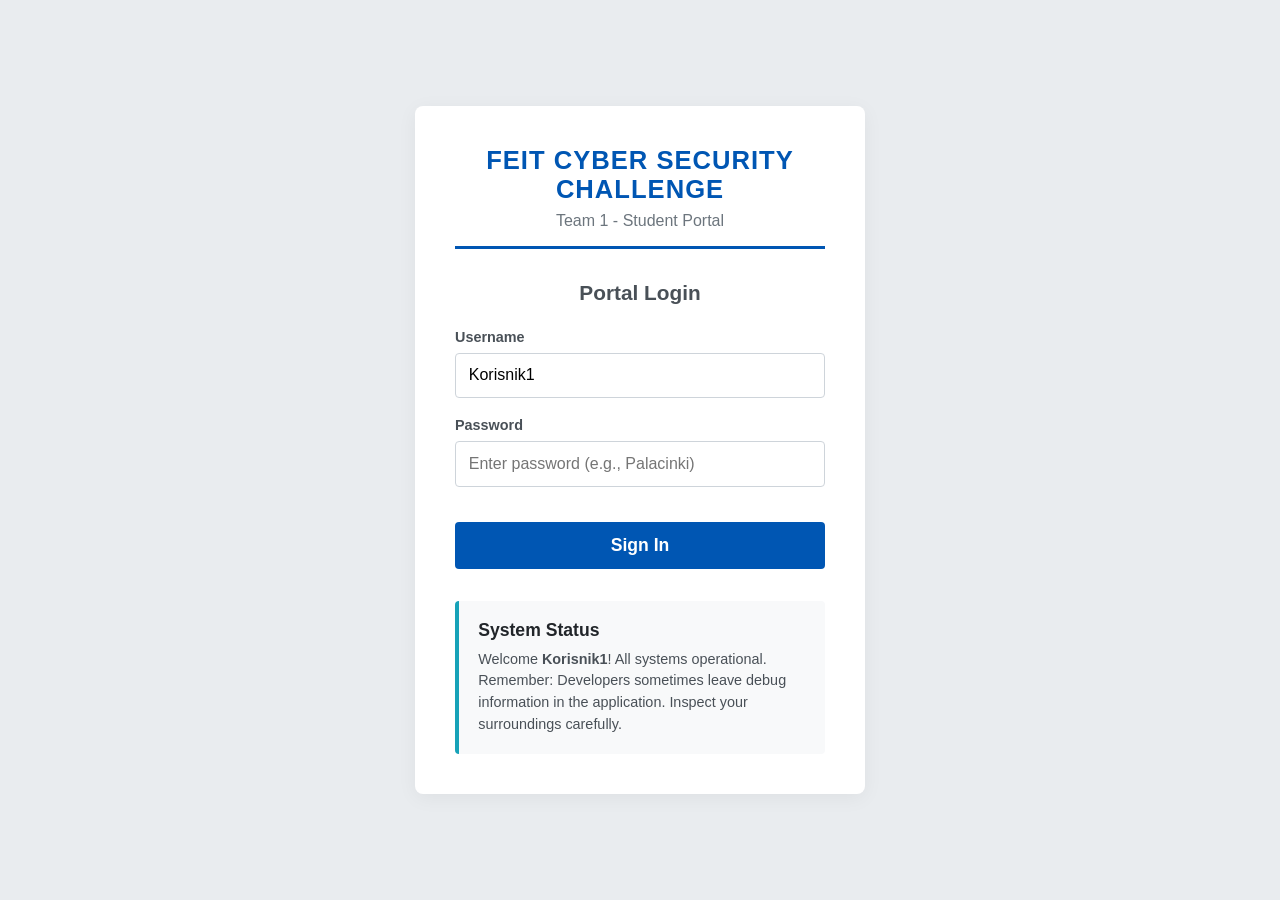
<file: challenges/web/teams/team1/index.html>
<!DOCTYPE html>
<html lang="en">
<head>
    <meta charset="UTF-8">
    <meta name="viewport" content="width=device-width, initial-scale=1.0">
    <title>FEIT Cyber Security Challenge - Team 1</title>
    <link rel="stylesheet" href="style.css">
</head>
<body>
    <!-- Debug: FEIT{team1_web_source_flag_BB39} -->
    <div class="container">
        <header>
            <h1>FEIT Cyber Security Challenge</h1>
            <p>Team 1 - Student Portal</p>
        </header>
        <main>
            <section class="login-section">
                <h2>Portal Login</h2>
                <form action="#" method="POST" onsubmit="event.preventDefault(); alert('Authentication servers are currently down for maintenance.');">
                    <div class="input-group">
                        <label for="username">Username</label>
                        <input type="text" id="username" name="username" value="Korisnik1" required>
                    </div>
                    <div class="input-group">
                        <label for="password">Password</label>
                        <input type="password" id="password" name="password" placeholder="Enter password (e.g., Palacinki)" required>
                    </div>
                    <button type="submit" class="btn">Sign In</button>
                </form>
            </section>
            <section class="hints">
                <h3>System Status</h3>
                <p>Welcome <b>Korisnik1</b>! All systems operational. Remember: Developers sometimes leave debug information in the application. Inspect your surroundings carefully.</p>
            </section>
        </main>
    </div>
</body>
</html>
</file>
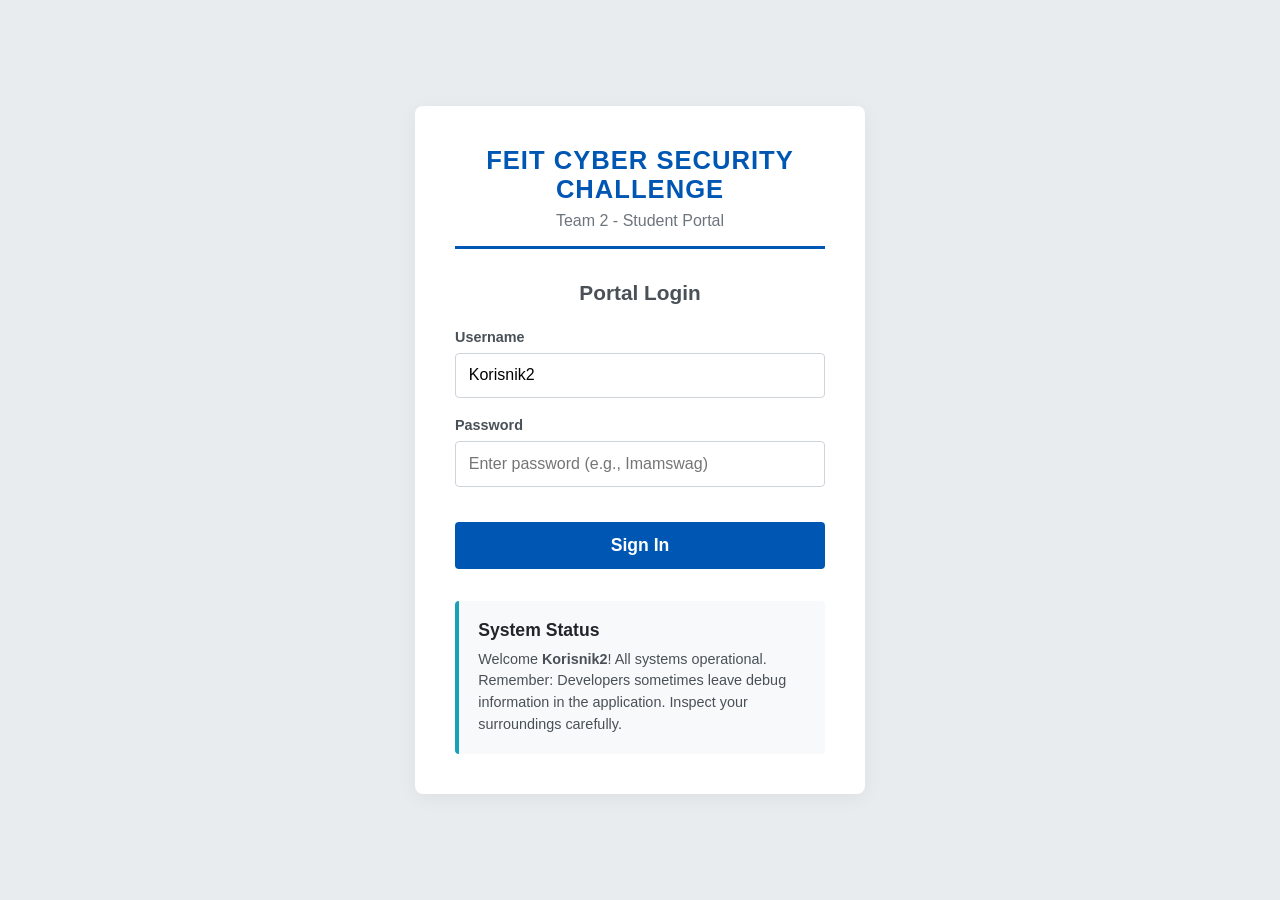
<file: challenges/web/teams/team2/index.html>
<!DOCTYPE html>
<html lang="en">
<head>
    <meta charset="UTF-8">
    <meta name="viewport" content="width=device-width, initial-scale=1.0">
    <title>FEIT Cyber Security Challenge - Team 2</title>
    <link rel="stylesheet" href="style.css">
</head>
<body>
    <!-- Debug: FEIT{team2_web_source_flag_D41C} -->
    <div class="container">
        <header>
            <h1>FEIT Cyber Security Challenge</h1>
            <p>Team 2 - Student Portal</p>
        </header>
        <main>
            <section class="login-section">
                <h2>Portal Login</h2>
                <form action="#" method="POST" onsubmit="event.preventDefault(); alert('Authentication servers are currently down for maintenance.');">
                    <div class="input-group">
                        <label for="username">Username</label>
                        <input type="text" id="username" name="username" value="Korisnik2" required>
                    </div>
                    <div class="input-group">
                        <label for="password">Password</label>
                        <input type="password" id="password" name="password" placeholder="Enter password (e.g., Imamswag)" required>
                    </div>
                    <button type="submit" class="btn">Sign In</button>
                </form>
            </section>
            <section class="hints">
                <h3>System Status</h3>
                <p>Welcome <b>Korisnik2</b>! All systems operational. Remember: Developers sometimes leave debug information in the application. Inspect your surroundings carefully.</p>
            </section>
        </main>
    </div>
</body>
</html>
</file>
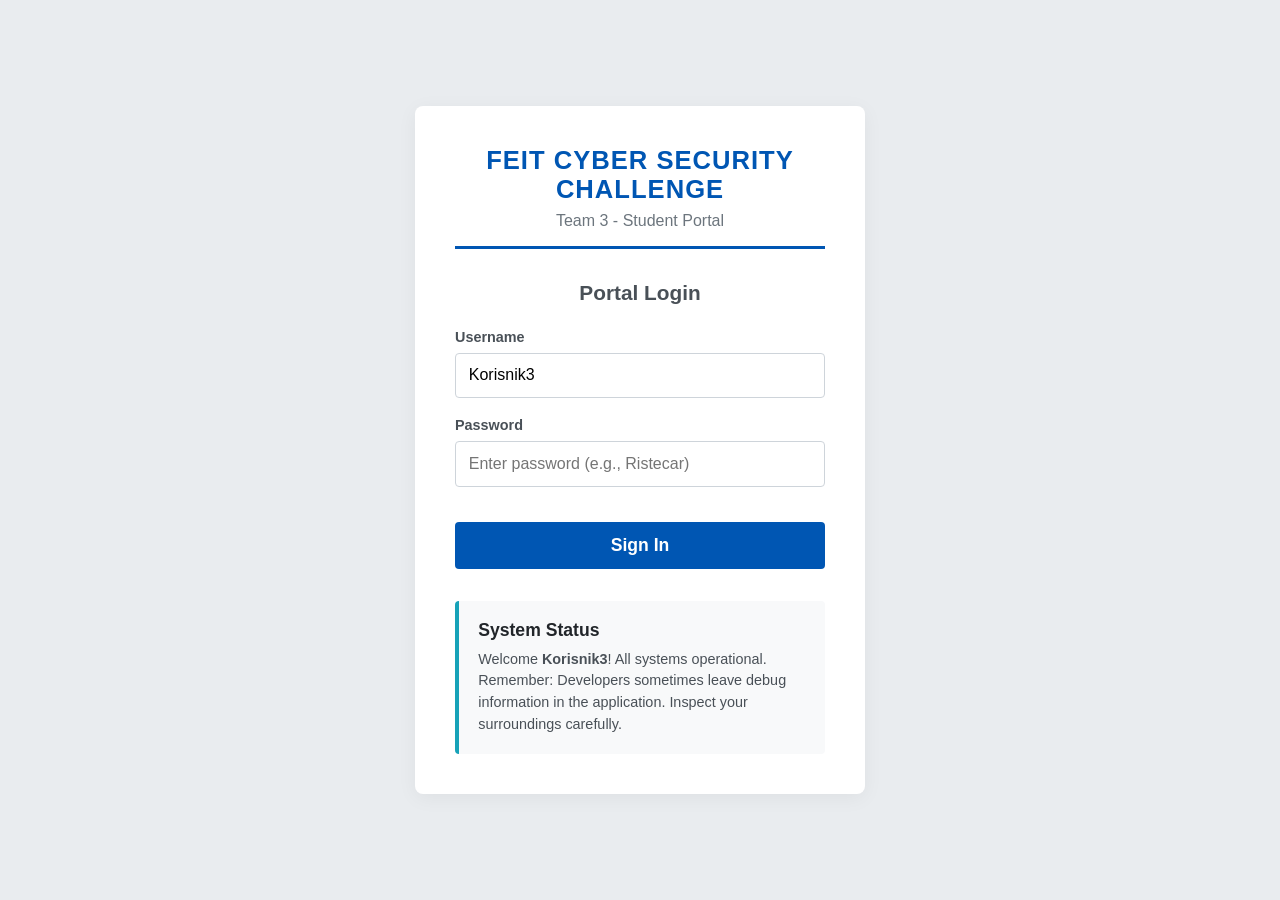
<file: challenges/web/teams/team3/index.html>
<!DOCTYPE html>
<html lang="en">
<head>
    <meta charset="UTF-8">
    <meta name="viewport" content="width=device-width, initial-scale=1.0">
    <title>FEIT Cyber Security Challenge - Team 3</title>
    <link rel="stylesheet" href="style.css">
</head>
<body>
    <!-- Debug: FEIT{team3_web_source_flag_B92E} -->
    <div class="container">
        <header>
            <h1>FEIT Cyber Security Challenge</h1>
            <p>Team 3 - Student Portal</p>
        </header>
        <main>
            <section class="login-section">
                <h2>Portal Login</h2>
                <form action="#" method="POST" onsubmit="event.preventDefault(); alert('Authentication servers are currently down for maintenance.');">
                    <div class="input-group">
                        <label for="username">Username</label>
                        <input type="text" id="username" name="username" value="Korisnik3" required>
                    </div>
                    <div class="input-group">
                        <label for="password">Password</label>
                        <input type="password" id="password" name="password" placeholder="Enter password (e.g., Ristecar)" required>
                    </div>
                    <button type="submit" class="btn">Sign In</button>
                </form>
            </section>
            <section class="hints">
                <h3>System Status</h3>
                <p>Welcome <b>Korisnik3</b>! All systems operational. Remember: Developers sometimes leave debug information in the application. Inspect your surroundings carefully.</p>
            </section>
        </main>
    </div>
</body>
</html>
</file>
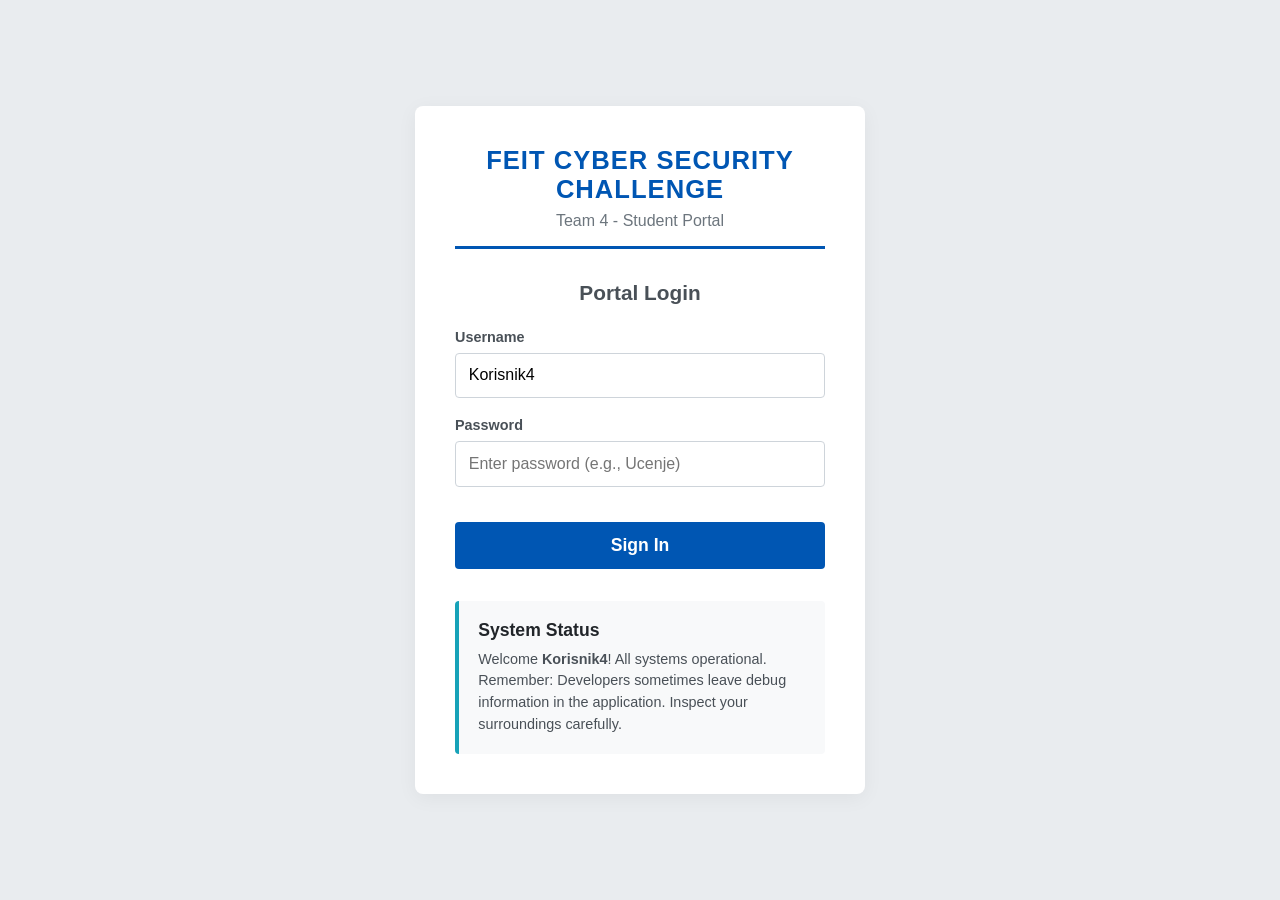
<file: challenges/web/teams/team4/index.html>
<!DOCTYPE html>
<html lang="en">
<head>
    <meta charset="UTF-8">
    <meta name="viewport" content="width=device-width, initial-scale=1.0">
    <title>FEIT Cyber Security Challenge - Team 4</title>
    <link rel="stylesheet" href="style.css">
</head>
<body>
    <!-- Debug: FEIT{team4_web_source_flag_0EE1} -->
    <div class="container">
        <header>
            <h1>FEIT Cyber Security Challenge</h1>
            <p>Team 4 - Student Portal</p>
        </header>
        <main>
            <section class="login-section">
                <h2>Portal Login</h2>
                <form action="#" method="POST" onsubmit="event.preventDefault(); alert('Authentication servers are currently down for maintenance.');">
                    <div class="input-group">
                        <label for="username">Username</label>
                        <input type="text" id="username" name="username" value="Korisnik4" required>
                    </div>
                    <div class="input-group">
                        <label for="password">Password</label>
                        <input type="password" id="password" name="password" placeholder="Enter password (e.g., Ucenje)" required>
                    </div>
                    <button type="submit" class="btn">Sign In</button>
                </form>
            </section>
            <section class="hints">
                <h3>System Status</h3>
                <p>Welcome <b>Korisnik4</b>! All systems operational. Remember: Developers sometimes leave debug information in the application. Inspect your surroundings carefully.</p>
            </section>
        </main>
    </div>
</body>
</html>
</file>
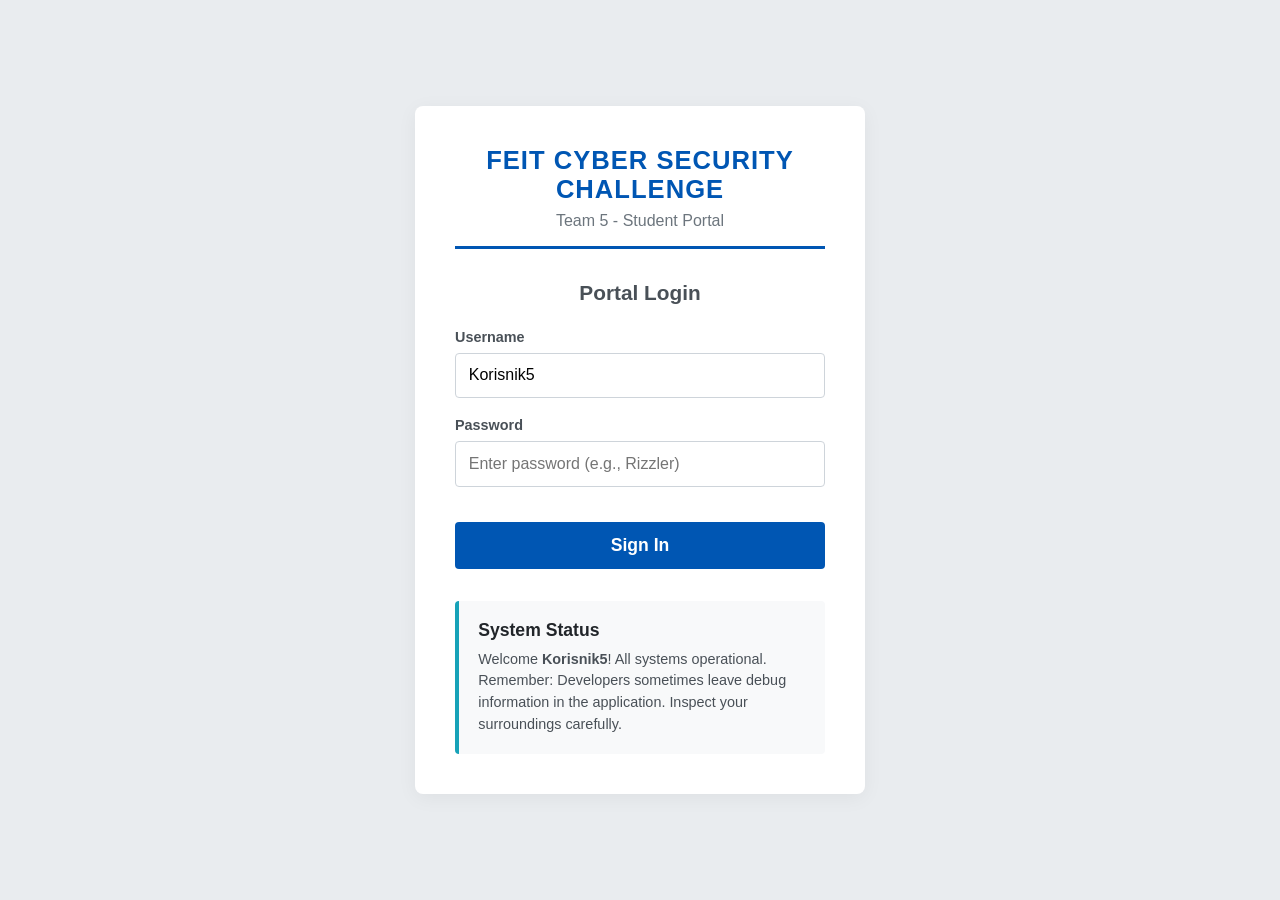
<file: challenges/web/teams/team5/index.html>
<!DOCTYPE html>
<html lang="en">
<head>
    <meta charset="UTF-8">
    <meta name="viewport" content="width=device-width, initial-scale=1.0">
    <title>FEIT Cyber Security Challenge - Team 5</title>
    <link rel="stylesheet" href="style.css">
</head>
<body>
    <!-- Debug: FEIT{team5_web_source_flag_19BE} -->
    <div class="container">
        <header>
            <h1>FEIT Cyber Security Challenge</h1>
            <p>Team 5 - Student Portal</p>
        </header>
        <main>
            <section class="login-section">
                <h2>Portal Login</h2>
                <form action="#" method="POST" onsubmit="event.preventDefault(); alert('Authentication servers are currently down for maintenance.');">
                    <div class="input-group">
                        <label for="username">Username</label>
                        <input type="text" id="username" name="username" value="Korisnik5" required>
                    </div>
                    <div class="input-group">
                        <label for="password">Password</label>
                        <input type="password" id="password" name="password" placeholder="Enter password (e.g., Rizzler)" required>
                    </div>
                    <button type="submit" class="btn">Sign In</button>
                </form>
            </section>
            <section class="hints">
                <h3>System Status</h3>
                <p>Welcome <b>Korisnik5</b>! All systems operational. Remember: Developers sometimes leave debug information in the application. Inspect your surroundings carefully.</p>
            </section>
        </main>
    </div>
</body>
</html>
</file>
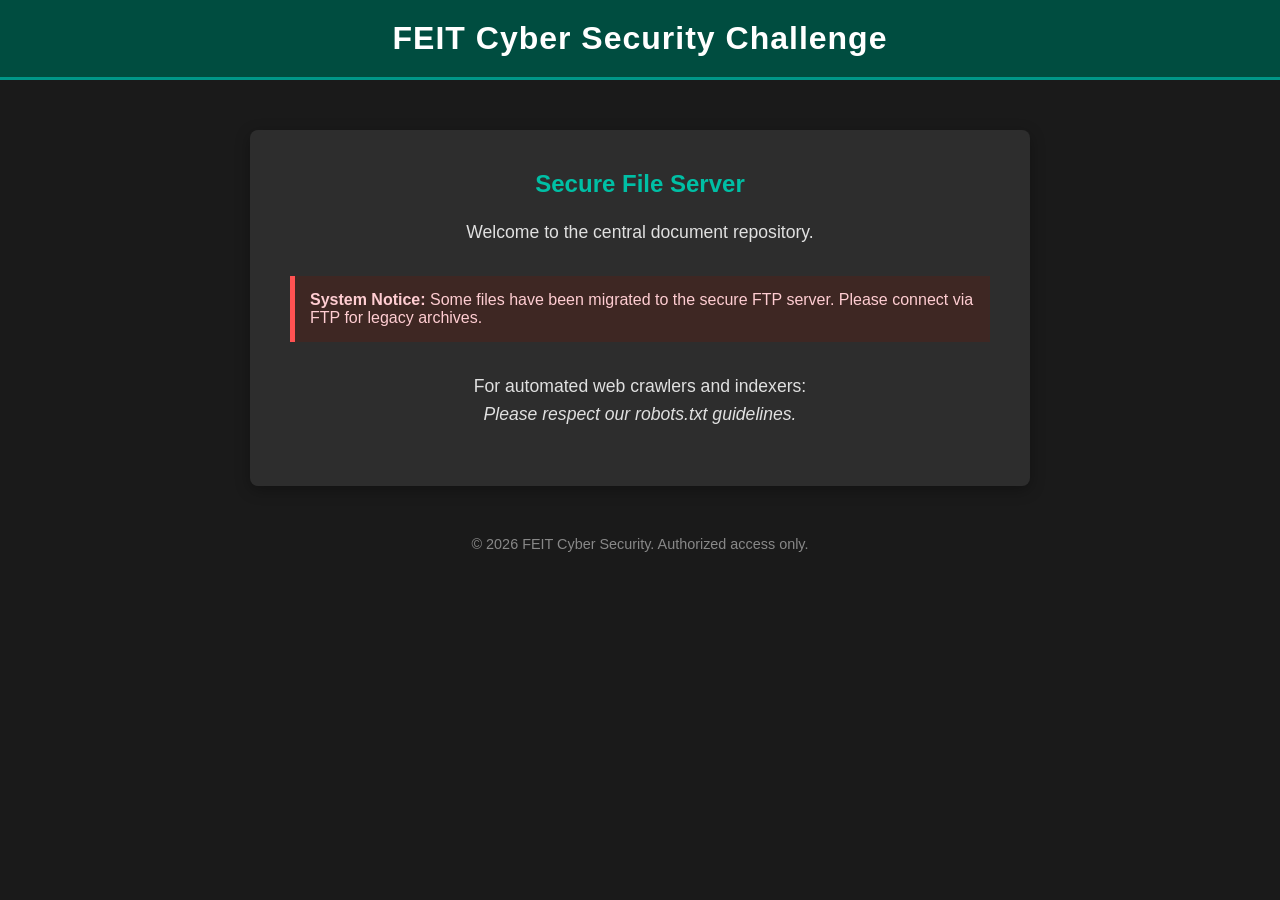
<file: challenges/hidden-files/teams/team1/website/index.html>
<!DOCTYPE html>
<html lang="en">
<head>
    <meta charset="UTF-8">
    <meta name="viewport" content="width=device-width, initial-scale=1.0">
    <title>FEIT Secure File Server</title>
    <link rel="stylesheet" href="style.css">
</head>
<body>
    <div class="header">
        <h1>FEIT Cyber Security Challenge</h1>
    </div>
    <div class="container">
        <h2>Secure File Server</h2>
        <p>Welcome to the central document repository.</p>
        <div class="alert">
            <strong>System Notice:</strong> Some files have been migrated to the secure FTP server. Please connect via FTP for legacy archives.
        </div>
        <p>For automated web crawlers and indexers: <br><em>Please respect our robots.txt guidelines.</em></p>
    </div>
    <div class="footer">
        &copy; 2026 FEIT Cyber Security. Authorized access only.
    </div>
</body>
</html>
</file>
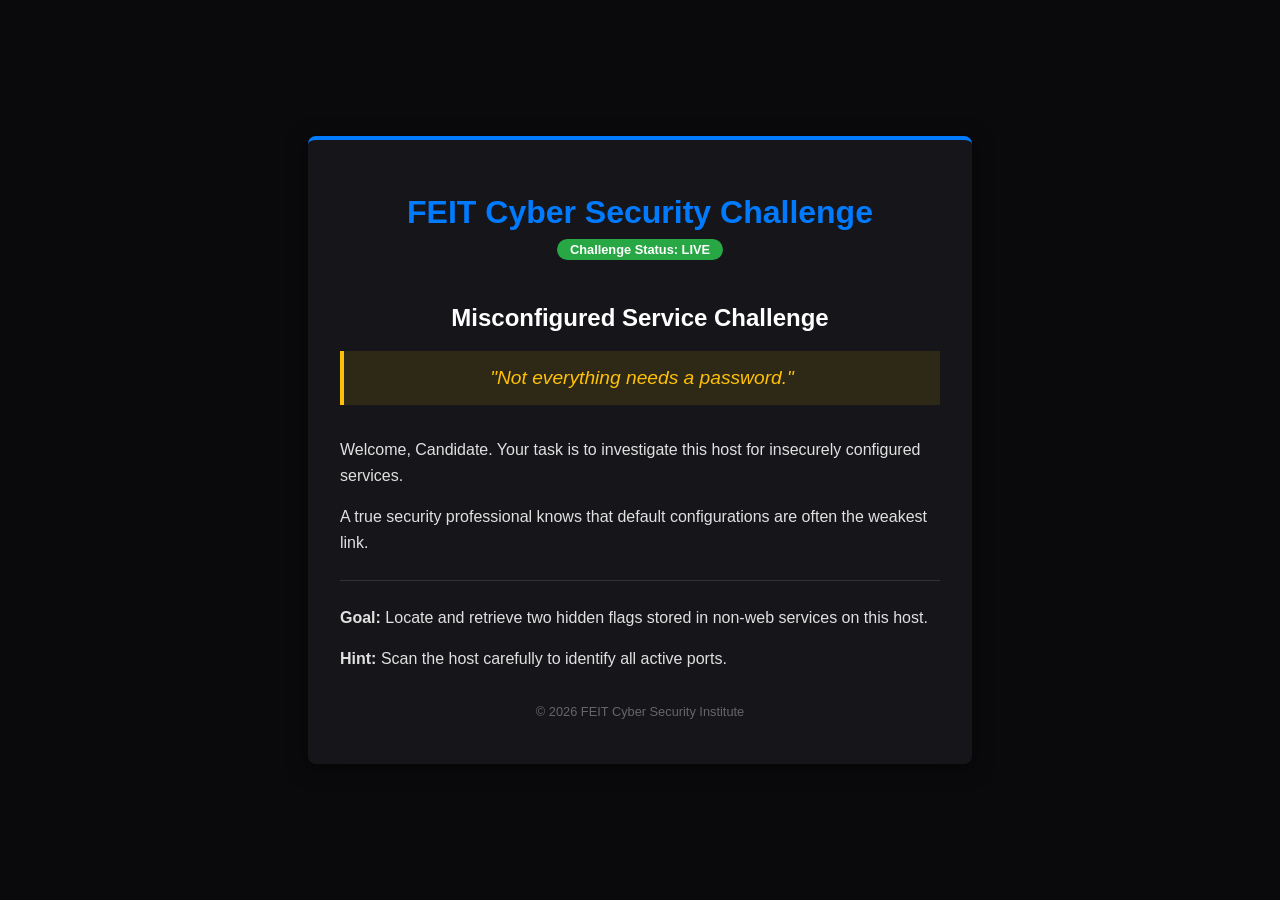
<file: challenges/misconfig/teams/team1/website/index.html>
<!DOCTYPE html>
<html lang="en">
<head>
    <meta charset="UTF-8">
    <meta name="viewport" content="width=device-width, initial-scale=1.0">
    <title>FEIT Cyber Security Challenge</title>
    <link rel="stylesheet" href="style.css">
</head>
<body>
    <div class="container">
        <header>
            <h1>FEIT Cyber Security Challenge</h1>
            <div class="status-badge">Challenge Status: LIVE</div>
        </header>
        
        <main>
            <section class="challenge-info">
                <h2>Misconfigured Service Challenge</h2>
                <p class="hint">"Not everything needs a password."</p>
                <div class="instructions">
                    <p>Welcome, Candidate. Your task is to investigate this host for insecurely configured services.</p>
                    <p>A true security professional knows that default configurations are often the weakest link.</p>
                    <hr>
                    <p><strong>Goal:</strong> Locate and retrieve two hidden flags stored in non-web services on this host.</p>
                    <p><strong>Hint:</strong> Scan the host carefully to identify all active ports.</p>
                </div>
            </section>
        </main>

        <footer>
            <p>&copy; 2026 FEIT Cyber Security Institute</p>
        </footer>
    </div>
</body>
</html>
</file>
<file: challenges/web/teams/team1/style.css>
* { box-sizing: border-box; margin: 0; padding: 0; font-family: 'Segoe UI', Tahoma, Geneva, Verdana, sans-serif; }
body { background-color: #e9ecef; color: #333; display: flex; justify-content: center; align-items: center; min-height: 100vh; }
.container { background: #fff; padding: 2.5rem; border-radius: 8px; box-shadow: 0 4px 20px rgba(0,0,0,0.05); width: 100%; max-width: 450px; }
header { text-align: center; margin-bottom: 2rem; border-bottom: 3px solid #0056b3; padding-bottom: 1rem; }
header h1 { color: #0056b3; font-size: 1.6rem; margin-bottom: 0.5rem; text-transform: uppercase; letter-spacing: 1px;}
header p { color: #6c757d; font-size: 1rem; font-weight: 500;}
.login-section h2 { margin-bottom: 1.5rem; font-size: 1.3rem; color: #495057; text-align: center;}
.input-group { margin-bottom: 1.2rem; }
.input-group label { display: block; margin-bottom: 0.5rem; font-weight: 600; color: #495057; font-size: 0.9rem;}
.input-group input { width: 100%; padding: 0.8rem; border: 1px solid #ced4da; border-radius: 4px; font-size: 1rem; transition: border-color 0.3s;}
.input-group input:focus { border-color: #0056b3; outline: none; }
.btn { width: 100%; padding: 0.8rem; background-color: #0056b3; color: white; border: none; border-radius: 4px; font-size: 1.1rem; font-weight: 600; cursor: pointer; transition: background 0.3s; margin-top: 1rem;}
.btn:hover { background-color: #004494; }
.hints { margin-top: 2rem; padding: 1.2rem; background-color: #f8f9fa; border-left: 4px solid #17a2b8; border-radius: 4px; }
.hints h3 { font-size: 1.1rem; margin-bottom: 0.5rem; color: #212529; }
.hints p { font-size: 0.9rem; color: #495057; line-height: 1.5; }
</file>
<file: challenges/web/teams/team2/style.css>
* { box-sizing: border-box; margin: 0; padding: 0; font-family: 'Segoe UI', Tahoma, Geneva, Verdana, sans-serif; }
body { background-color: #e9ecef; color: #333; display: flex; justify-content: center; align-items: center; min-height: 100vh; }
.container { background: #fff; padding: 2.5rem; border-radius: 8px; box-shadow: 0 4px 20px rgba(0,0,0,0.05); width: 100%; max-width: 450px; }
header { text-align: center; margin-bottom: 2rem; border-bottom: 3px solid #0056b3; padding-bottom: 1rem; }
header h1 { color: #0056b3; font-size: 1.6rem; margin-bottom: 0.5rem; text-transform: uppercase; letter-spacing: 1px;}
header p { color: #6c757d; font-size: 1rem; font-weight: 500;}
.login-section h2 { margin-bottom: 1.5rem; font-size: 1.3rem; color: #495057; text-align: center;}
.input-group { margin-bottom: 1.2rem; }
.input-group label { display: block; margin-bottom: 0.5rem; font-weight: 600; color: #495057; font-size: 0.9rem;}
.input-group input { width: 100%; padding: 0.8rem; border: 1px solid #ced4da; border-radius: 4px; font-size: 1rem; transition: border-color 0.3s;}
.input-group input:focus { border-color: #0056b3; outline: none; }
.btn { width: 100%; padding: 0.8rem; background-color: #0056b3; color: white; border: none; border-radius: 4px; font-size: 1.1rem; font-weight: 600; cursor: pointer; transition: background 0.3s; margin-top: 1rem;}
.btn:hover { background-color: #004494; }
.hints { margin-top: 2rem; padding: 1.2rem; background-color: #f8f9fa; border-left: 4px solid #17a2b8; border-radius: 4px; }
.hints h3 { font-size: 1.1rem; margin-bottom: 0.5rem; color: #212529; }
.hints p { font-size: 0.9rem; color: #495057; line-height: 1.5; }
</file>
<file: challenges/web/teams/team3/style.css>
* { box-sizing: border-box; margin: 0; padding: 0; font-family: 'Segoe UI', Tahoma, Geneva, Verdana, sans-serif; }
body { background-color: #e9ecef; color: #333; display: flex; justify-content: center; align-items: center; min-height: 100vh; }
.container { background: #fff; padding: 2.5rem; border-radius: 8px; box-shadow: 0 4px 20px rgba(0,0,0,0.05); width: 100%; max-width: 450px; }
header { text-align: center; margin-bottom: 2rem; border-bottom: 3px solid #0056b3; padding-bottom: 1rem; }
header h1 { color: #0056b3; font-size: 1.6rem; margin-bottom: 0.5rem; text-transform: uppercase; letter-spacing: 1px;}
header p { color: #6c757d; font-size: 1rem; font-weight: 500;}
.login-section h2 { margin-bottom: 1.5rem; font-size: 1.3rem; color: #495057; text-align: center;}
.input-group { margin-bottom: 1.2rem; }
.input-group label { display: block; margin-bottom: 0.5rem; font-weight: 600; color: #495057; font-size: 0.9rem;}
.input-group input { width: 100%; padding: 0.8rem; border: 1px solid #ced4da; border-radius: 4px; font-size: 1rem; transition: border-color 0.3s;}
.input-group input:focus { border-color: #0056b3; outline: none; }
.btn { width: 100%; padding: 0.8rem; background-color: #0056b3; color: white; border: none; border-radius: 4px; font-size: 1.1rem; font-weight: 600; cursor: pointer; transition: background 0.3s; margin-top: 1rem;}
.btn:hover { background-color: #004494; }
.hints { margin-top: 2rem; padding: 1.2rem; background-color: #f8f9fa; border-left: 4px solid #17a2b8; border-radius: 4px; }
.hints h3 { font-size: 1.1rem; margin-bottom: 0.5rem; color: #212529; }
.hints p { font-size: 0.9rem; color: #495057; line-height: 1.5; }
</file>
<file: challenges/web/teams/team4/style.css>
* { box-sizing: border-box; margin: 0; padding: 0; font-family: 'Segoe UI', Tahoma, Geneva, Verdana, sans-serif; }
body { background-color: #e9ecef; color: #333; display: flex; justify-content: center; align-items: center; min-height: 100vh; }
.container { background: #fff; padding: 2.5rem; border-radius: 8px; box-shadow: 0 4px 20px rgba(0,0,0,0.05); width: 100%; max-width: 450px; }
header { text-align: center; margin-bottom: 2rem; border-bottom: 3px solid #0056b3; padding-bottom: 1rem; }
header h1 { color: #0056b3; font-size: 1.6rem; margin-bottom: 0.5rem; text-transform: uppercase; letter-spacing: 1px;}
header p { color: #6c757d; font-size: 1rem; font-weight: 500;}
.login-section h2 { margin-bottom: 1.5rem; font-size: 1.3rem; color: #495057; text-align: center;}
.input-group { margin-bottom: 1.2rem; }
.input-group label { display: block; margin-bottom: 0.5rem; font-weight: 600; color: #495057; font-size: 0.9rem;}
.input-group input { width: 100%; padding: 0.8rem; border: 1px solid #ced4da; border-radius: 4px; font-size: 1rem; transition: border-color 0.3s;}
.input-group input:focus { border-color: #0056b3; outline: none; }
.btn { width: 100%; padding: 0.8rem; background-color: #0056b3; color: white; border: none; border-radius: 4px; font-size: 1.1rem; font-weight: 600; cursor: pointer; transition: background 0.3s; margin-top: 1rem;}
.btn:hover { background-color: #004494; }
.hints { margin-top: 2rem; padding: 1.2rem; background-color: #f8f9fa; border-left: 4px solid #17a2b8; border-radius: 4px; }
.hints h3 { font-size: 1.1rem; margin-bottom: 0.5rem; color: #212529; }
.hints p { font-size: 0.9rem; color: #495057; line-height: 1.5; }
</file>
<file: challenges/web/teams/team5/style.css>
* { box-sizing: border-box; margin: 0; padding: 0; font-family: 'Segoe UI', Tahoma, Geneva, Verdana, sans-serif; }
body { background-color: #e9ecef; color: #333; display: flex; justify-content: center; align-items: center; min-height: 100vh; }
.container { background: #fff; padding: 2.5rem; border-radius: 8px; box-shadow: 0 4px 20px rgba(0,0,0,0.05); width: 100%; max-width: 450px; }
header { text-align: center; margin-bottom: 2rem; border-bottom: 3px solid #0056b3; padding-bottom: 1rem; }
header h1 { color: #0056b3; font-size: 1.6rem; margin-bottom: 0.5rem; text-transform: uppercase; letter-spacing: 1px;}
header p { color: #6c757d; font-size: 1rem; font-weight: 500;}
.login-section h2 { margin-bottom: 1.5rem; font-size: 1.3rem; color: #495057; text-align: center;}
.input-group { margin-bottom: 1.2rem; }
.input-group label { display: block; margin-bottom: 0.5rem; font-weight: 600; color: #495057; font-size: 0.9rem;}
.input-group input { width: 100%; padding: 0.8rem; border: 1px solid #ced4da; border-radius: 4px; font-size: 1rem; transition: border-color 0.3s;}
.input-group input:focus { border-color: #0056b3; outline: none; }
.btn { width: 100%; padding: 0.8rem; background-color: #0056b3; color: white; border: none; border-radius: 4px; font-size: 1.1rem; font-weight: 600; cursor: pointer; transition: background 0.3s; margin-top: 1rem;}
.btn:hover { background-color: #004494; }
.hints { margin-top: 2rem; padding: 1.2rem; background-color: #f8f9fa; border-left: 4px solid #17a2b8; border-radius: 4px; }
.hints h3 { font-size: 1.1rem; margin-bottom: 0.5rem; color: #212529; }
.hints p { font-size: 0.9rem; color: #495057; line-height: 1.5; }
</file>
<file: challenges/hidden-files/teams/team1/website/style.css>
body {
    font-family: 'Segoe UI', Tahoma, Geneva, Verdana, sans-serif;
    background-color: #1a1a1a;
    color: #e0e0e0;
    margin: 0;
    padding: 0;
}
.header {
    background-color: #004d40;
    padding: 20px;
    text-align: center;
    border-bottom: 3px solid #009688;
}
h1 {
    margin: 0;
    color: #ffffff;
    letter-spacing: 1px;
}
.container {
    max-width: 700px;
    margin: 50px auto;
    background-color: #2d2d2d;
    padding: 40px;
    border-radius: 8px;
    box-shadow: 0 4px 15px rgba(0,0,0,0.3);
    text-align: center;
}
h2 {
    color: #00bfa5;
    margin-top: 0;
}
p {
    line-height: 1.6;
    font-size: 1.1em;
}
.alert {
    background-color: #3e2723;
    border-left: 5px solid #ff5252;
    padding: 15px;
    margin: 30px 0;
    color: #ffcdd2;
    text-align: left;
}
.footer {
    text-align: center;
    margin-top: 50px;
    font-size: 0.9em;
    color: #888;
}
</file>
<file: challenges/misconfig/teams/team1/website/style.css>
body {
    font-family: 'Segoe UI', Tahoma, Geneva, Verdana, sans-serif;
    background-color: #0a0a0c;
    color: #e0e0e0;
    margin: 0;
    display: flex;
    justify-content: center;
    align-items: center;
    min-height: 100vh;
}

.container {
    background: #16161a;
    padding: 2rem;
    border-radius: 8px;
    box-shadow: 0 4px 20px rgba(0, 0, 0, 0.5);
    border-top: 4px solid #007bff;
    max-width: 600px;
    width: 90%;
    text-align: center;
}

header h1 {
    color: #007bff;
    margin-bottom: 0.5rem;
}

.status-badge {
    background: #28a745;
    color: white;
    padding: 0.2rem 0.8rem;
    border-radius: 20px;
    display: inline-block;
    font-size: 0.8rem;
    font-weight: bold;
    margin-bottom: 1.5rem;
}

.challenge-info h2 {
    color: #ffffff;
    margin-bottom: 1rem;
}

.hint {
    font-style: italic;
    font-size: 1.2rem;
    color: #ffc107;
    margin-bottom: 2rem;
    padding: 1rem;
    background: rgba(255, 193, 7, 0.1);
    border-left: 4px solid #ffc107;
}

.instructions {
    text-align: left;
    line-height: 1.6;
}

.instructions hr {
    border: 0;
    border-top: 1px solid #333;
    margin: 1.5rem 0;
}

footer {
    margin-top: 2rem;
    font-size: 0.8rem;
    color: #666;
}
</file>
